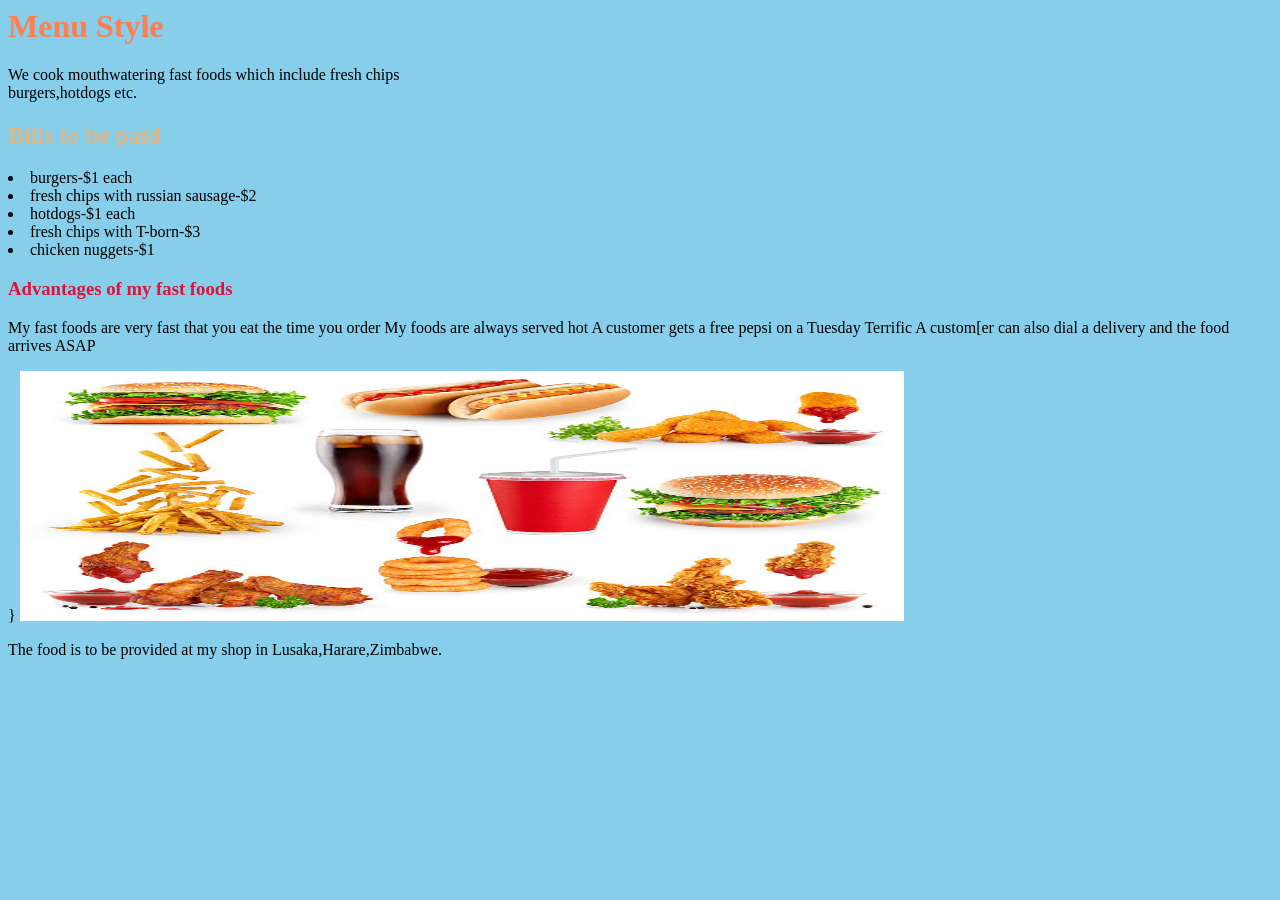
<file: Index.html>
<html>
<head>
<title>Godfreys fast foods</title>
  <link href="Index.css" rel="stylesheet">
</head>
<body bgcolor="skyblue">
<h1>Menu Style</h1>
<p>
  We cook mouthwatering fast foods which include fresh chips<br>
  burgers,hotdogs etc.
  </p>
  <h2>Bills to be paid</h2>
  <un>
    <li>burgers-$1 each</li>
    <li>fresh chips with russian sausage-$2</li>
    <li>hotdogs-$1 each</li>
    <li>fresh chips with T-born-$3</li>
    <li>chicken nuggets-$1</li>
    </un>
  <h3>Advantages of my fast foods</h3>
  <p>
    My fast foods are very fast that you eat the time you order
    My foods are always served hot
    A customer gets a free pepsi on a Tuesday Terrific
    A custom[er can also dial a delivery and the food arrives ASAP
    </P>}
  <img src="Food.jpg" alt="The fast food is very good;it is served hot" width="70%" height="250px"/>
  <p>The food is to be provided at my shop in Lusaka,Harare,Zimbabwe.</p>
  
  
  </body>
  </html>
</file>
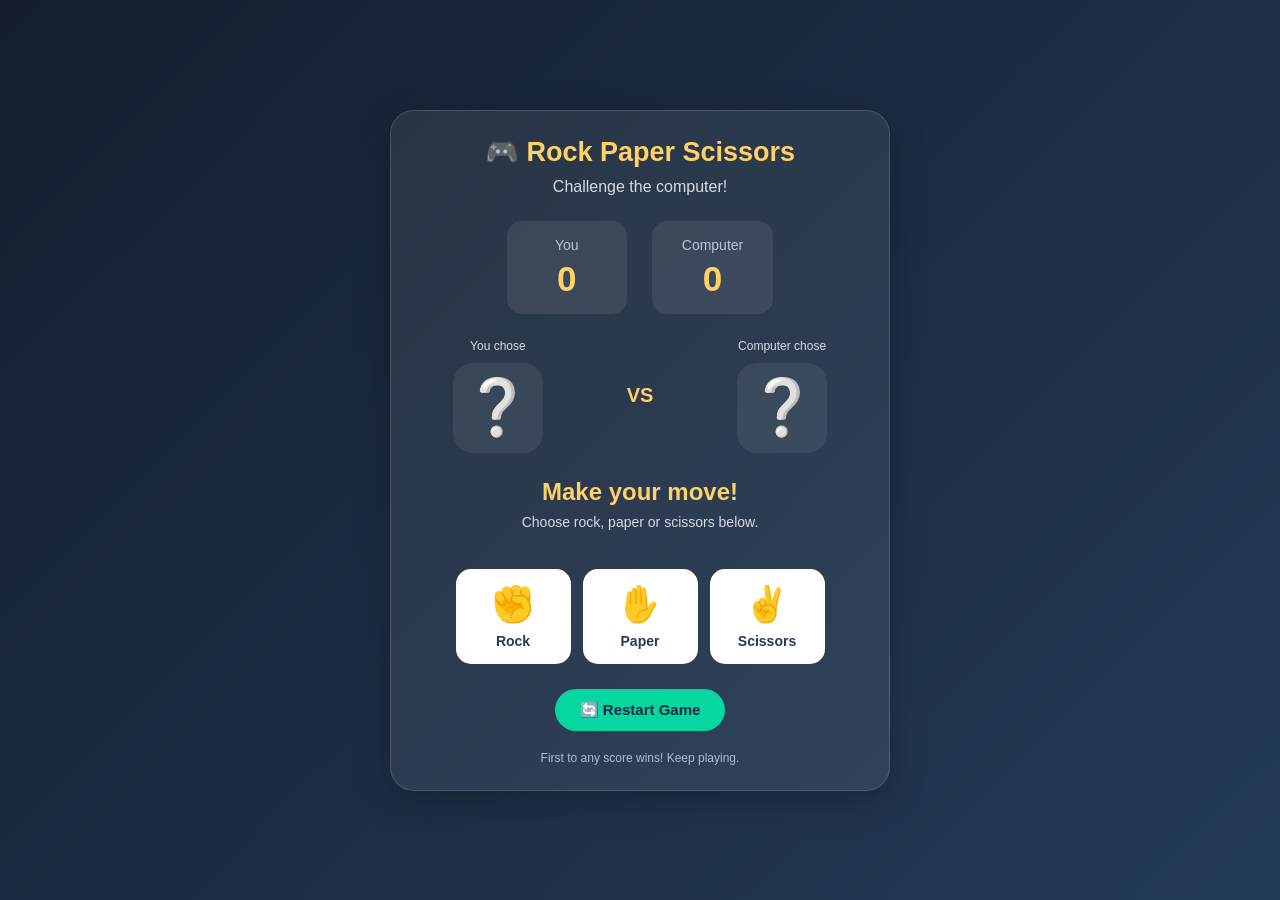
<file: index.html>
<!DOCTYPE html>
<html lang="en">
<head>
    <meta charset="UTF-8">
    <meta name="viewport" content="width=device-width, initial-scale=1.0">
    <title>Rock Paper Scissors</title>
    <link rel="stylesheet" href="style.css">
</head>
<body>

    <div class="game-container">
        <h1>🎮 Rock Paper Scissors</h1>
        <p class="subtitle">Challenge the computer!</p>

        <div class="score-board">
            <div class="score">
                <span>You</span>
                <h2 id="player-score">0</h2>
            </div>
            <div class="score">
                <span>Computer</span>
                <h2 id="computer-score">0</h2>
            </div>
        </div>

        <div class="battle">
            <div class="fighter">
                <p>You chose</p>
                <div class="emoji" id="player-choice">❔</div>
            </div>

            <div class="versus">VS</div>

            <div class="fighter">
                <p>Computer chose</p>
                <div class="emoji" id="computer-choice">❔</div>
            </div>
        </div>

        <h2 id="result">Make your move!</h2>
        <p id="message">Choose rock, paper or scissors below.</p>

        <div class="choices">
            <button class="choice" data-choice="rock">
                ✊<span>Rock</span>
            </button>
            <button class="choice" data-choice="paper">
                ✋<span>Paper</span>
            </button>
            <button class="choice" data-choice="scissors">
                ✌️<span>Scissors</span>
            </button>
        </div>

        <button id="reset-button">🔄 Restart Game</button>

        <p class="footer">First to any score wins! Keep playing.</p>
    </div>

    <script src="script.js"></script>
</body>
</html>
</file>
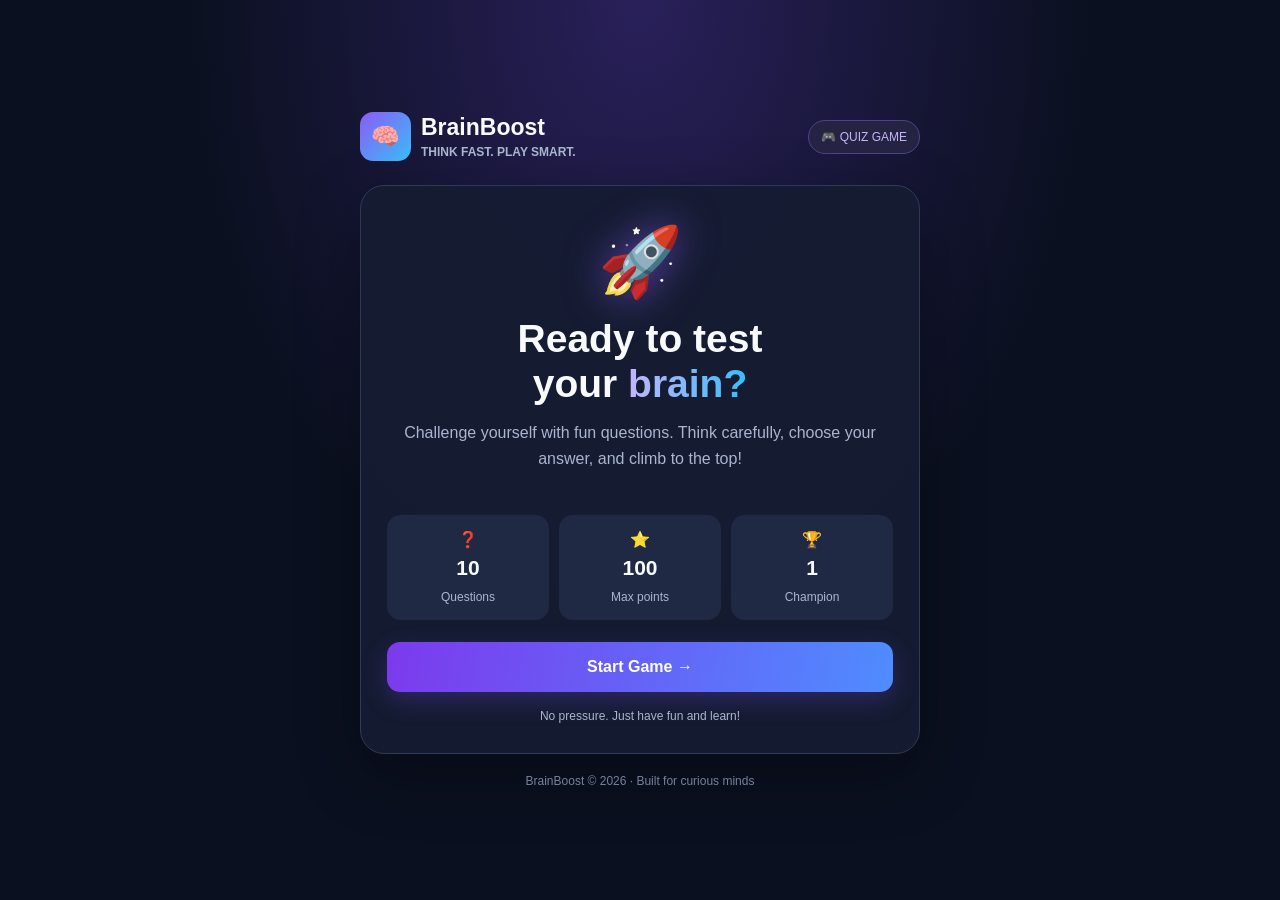
<file: Game.html>
<!DOCTYPE html>
<html lang="en">
<head>
<meta charset="UTF-8">
<meta name="viewport" content="width=device-width, initial-scale=1.0">
<title>BrainBoost Quiz Game</title>

<style>
* {
  box-sizing: border-box;
  margin: 0;
  padding: 0;
}

:root {
  --bg: #0b1020;
  --panel: #151c31;
  --purple: #8b5cf6;
  --blue: #38bdf8;
  --text: #f8fafc;
  --muted: #aab5ce;
}

body {
  font-family: Arial, sans-serif;
  background:
    radial-gradient(ellipse at top, #29205a 0%, transparent 50%),
    var(--bg);
  color: var(--text);
  min-height: 100vh;
  padding: 22px 14px;
  display: flex;
  justify-content: center;
  align-items: center;
}

.app {
  width: 100%;
  max-width: 560px;
}

header {
  display: flex;
  justify-content: space-between;
  align-items: center;
  margin-bottom: 24px;
}

.logo {
  display: flex;
  align-items: center;
  gap: 10px;
  font-size: 23px;
  font-weight: bold;
}

.logo-icon {
  background: linear-gradient(135deg, #8b5cf6, #38bdf8);
  padding: 11px;
  border-radius: 13px;
}

.small {
  color: var(--muted);
  font-size: 12px;
  margin-top: 4px;
}

.pill {
  background: #242342;
  color: #c4b5fd;
  border: 1px solid #51418a;
  border-radius: 30px;
  padding: 9px 12px;
  font-size: 12px;
}

.card {
  background: rgba(21, 28, 49, .96);
  border: 1px solid #303956;
  padding: 26px;
  border-radius: 24px;
  box-shadow: 0 20px 65px #0005;
}

.hero {
  text-align: center;
  padding: 10px 0 22px;
}

.hero-icon {
  font-size: 68px;
  margin-bottom: 15px;
  filter: drop-shadow(0 0 20px #8b5cf699);
}

h1 {
  font-size: clamp(28px, 7vw, 39px);
  line-height: 1.15;
  margin-bottom: 13px;
}

.gradient {
  background: linear-gradient(90deg, #c4b5fd, #38bdf8);
  -webkit-background-clip: text;
  background-clip: text;
  color: transparent;
}

p {
  color: var(--muted);
  line-height: 1.6;
}

.stats {
  display: grid;
  grid-template-columns: repeat(3, 1fr);
  gap: 10px;
  margin: 22px 0;
}

.stat {
  background: #202943;
  border-radius: 14px;
  text-align: center;
  padding: 15px 5px;
}

.stat strong {
  display: block;
  font-size: 21px;
  margin: 7px 0;
}

.stat span {
  font-size: 12px;
  color: var(--muted);
}

button {
  font: inherit;
  cursor: pointer;
  transition: .2s;
}

button:focus-visible {
  outline: 3px solid #38bdf8;
  outline-offset: 3px;
}

.primary {
  width: 100%;
  border: none;
  border-radius: 13px;
  padding: 16px;
  font-weight: bold;
  color: white;
  background: linear-gradient(100deg, #7c3aed, #4f8cff);
  box-shadow: 0 8px 24px #7047f344;
}

.primary:hover {
  transform: translateY(-2px);
  filter: brightness(1.12);
}

.note {
  text-align: center;
  font-size: 12px;
  margin-top: 15px;
}

.hidden {
  display: none !important;
}

.game-top {
  display: flex;
  justify-content: space-between;
  gap: 10px;
  margin-bottom: 22px;
}

.progress-info {
  display: flex;
  justify-content: space-between;
  color: var(--muted);
  font-size: 13px;
  margin-bottom: 10px;
}

.track {
  height: 8px;
  background: #303750;
  border-radius: 20px;
  overflow: hidden;
  margin-bottom: 25px;
}

.bar {
  height: 100%;
  width: 0%;
  border-radius: 20px;
  background: linear-gradient(90deg, #8b5cf6, #38bdf8);
  transition: width .3s;
}

.category {
  color: #c4b5fd;
  font-size: 12px;
  font-weight: bold;
  letter-spacing: 1.5px;
  margin-bottom: 12px;
}

#question {
  font-size: 24px;
  line-height: 1.35;
  margin-bottom: 22px;
}

.options {
  display: grid;
  gap: 12px;
}

.option {
  width: 100%;
  display: flex;
  align-items: center;
  gap: 12px;
  text-align: left;
  padding: 15px;
  color: var(--text);
  background: #202943;
  border: 1px solid #35415f;
  border-radius: 13px;
  line-height: 1.4;
}

.option:hover:not(:disabled) {
  border-color: #a78bfa;
  background: #2b2b50;
  transform: translateY(-1px);
}

.letter {
  display: grid;
  place-items: center;
  flex-shrink: 0;
  width: 34px;
  height: 34px;
  border-radius: 9px;
  background: #303754;
  font-weight: bold;
}

.option.correct {
  border-color: #34d399;
  background: #103a35;
}

.option.correct .letter {
  background: #059669;
}

.option.wrong {
  border-color: #fb7185;
  background: #401f32;
}

.option.wrong .letter {
  background: #be123c;
}

.option:disabled {
  cursor: default;
}

.feedback {
  margin-top: 18px;
  border-radius: 12px;
  padding: 14px;
  background: #202943;
  line-height: 1.5;
}

.feedback.good {
  color: #6ee7b7;
  border: 1px solid #16866a;
}

.feedback.bad {
  color: #fda4af;
  border: 1px solid #a13c58;
}

.next {
  margin-top: 16px;
}

.result {
  text-align: center;
}

.result-icon {
  font-size: 75px;
  margin: 12px 0 20px;
}

.score-circle {
  width: 145px;
  height: 145px;
  border-radius: 50%;
  display: flex;
  flex-direction: column;
  justify-content: center;
  align-items: center;
  margin: 25px auto;
  background: #202943;
  border: 6px solid #8b5cf6;
  box-shadow: 0 0 30px #8b5cf644;
}

.score-circle strong {
  font-size: 36px;
}

.score-circle span {
  color: var(--muted);
  font-size: 13px;
}

.result-message {
  margin-bottom: 22px;
}

footer {
  color: #75819e;
  text-align: center;
  font-size: 12px;
  margin-top: 20px;
}

@media (max-width: 380px) {
  .card { padding: 19px; }
  #question { font-size: 21px; }
  .logo { font-size: 19px; }
}
</style>
</head>

<body>
<main class="app">

<header>
  <div class="logo">
    <div class="logo-icon">🧠</div>
    <div>
      BrainBoost
      <div class="small">THINK FAST. PLAY SMART.</div>
    </div>
  </div>
  <div class="pill">🎮 QUIZ GAME</div>
</header>

<!-- WELCOME SCREEN -->
<section class="card" id="home">
  <div class="hero">
    <div class="hero-icon">🚀</div>
    <h1>Ready to test<br>your <span class="gradient">brain?</span></h1>
    <p>Challenge yourself with fun questions.
       Think carefully, choose your answer, and
       climb to the top!</p>
  </div>

  <div class="stats">
    <div class="stat">
      <div>❓</div>
      <strong>10</strong>
      <span>Questions</span>
    </div>
    <div class="stat">
      <div>⭐</div>
      <strong>100</strong>
      <span>Max points</span>
    </div>
    <div class="stat">
      <div>🏆</div>
      <strong>1</strong>
      <span>Champion</span>
    </div>
  </div>

  <button class="primary" id="start">Start Game →</button>
  <p class="note">No pressure. Just have fun and learn!</p>
</section>

<!-- QUIZ SCREEN -->
<section class="card hidden" id="game">
  <div class="game-top">
    <div class="pill" id="category">GENERAL KNOWLEDGE</div>
    <div class="pill">⭐ <span id="score">0</span> pts</div>
  </div>

  <div class="progress-info">
    <span id="question-count">Question 1 of 10</span>
    <span id="percentage">0% completed</span>
  </div>

  <div class="track">
    <div class="bar" id="bar"></div>
  </div>

  <h2 id="question">Question goes here</h2>

  <div class="options" id="options"></div>

  <div id="feedback" class="feedback hidden"
       aria-live="polite"></div>

  <button class="primary next hidden" id="next">
    Next Question →
  </button>
</section>

<!-- RESULTS SCREEN -->
<section class="card hidden result" id="results">
  <div class="result-icon" id="result-icon">🏆</div>
  <h1><span class="gradient" id="result-title">Amazing!</span></h1>
  <p id="result-message" class="result-message">
    You completed the challenge!
  </p>

  <div class="score-circle">
    <strong id="final-score">0</strong>
    <span>out of 100 points</span>
  </div>

  <p id="correct-count"></p>
  <p id="result-comment" style="margin:15px 0 24px"></p>

  <button class="primary" id="restart">🔄 Play Again</button>
</section>

<footer>BrainBoost © 2026 · Built for curious minds</footer>

</main>

<script>
const questions = [
  {
    category: "SCIENCE",
    question: "Which planet is known as the Red Planet?",
    options: ["Venus", "Mars", "Jupiter", "Mercury"],
    answer: 1,
    explanation: "Mars looks reddish because its surface contains iron oxide."
  },
  {
    category: "MATHEMATICS",
    question: "What is 12 × 8?",
    options: ["86", "92", "96", "108"],
    answer: 2,
    explanation: "12 multiplied by 8 equals 96."
  },
  {
    category: "GEOGRAPHY",
    question: "What is the capital city of Zimbabwe?",
    options: ["Bulawayo", "Mutare", "Gweru", "Harare"],
    answer: 3,
    explanation: "Harare is the capital city of Zimbabwe."
  },
  {
    category: "BIOLOGY",
    question: "Which organ pumps blood around the body?",
    options: ["Lungs", "Heart", "Kidneys", "Stomach"],
    answer: 1,
    explanation: "The heart pumps blood through the circulatory system."
  },
  {
    category: "GENERAL KNOWLEDGE",
    question: "How many days are there in a leap year?",
    options: ["364", "365", "366", "367"],
    answer: 2,
    explanation: "A leap year has 366 days, including 29 February."
  },
  {
    category: "CHEMISTRY",
    question: "What is the chemical symbol for oxygen?",
    options: ["Ox", "O", "Og", "Oy"],
    answer: 1,
    explanation: "O is the chemical symbol for the element oxygen."
  },
  {
    category: "ANIMALS",
    question: "Which is the largest land animal?",
    options: ["Giraffe", "Hippopotamus", "African elephant", "Rhinoceros"],
    answer: 2,
    explanation: "The African elephant is the largest living land animal."
  },
  {
    category: "ENGLISH",
    question: "Which word is a verb in this sentence: 'Birds fly high'?",
    options: ["Birds", "Fly", "High", "The"],
    answer: 1,
    explanation: "Fly is the verb because it expresses the action."
  },
  {
    category: "ASTRONOMY",
    question: "What is the closest star to Earth?",
    options: ["Sirius", "The Sun", "Polaris", "Alpha Centauri A"],
    answer: 1,
    explanation: "The Sun is our closest star."
  },
  {
    category: "ENVIRONMENT",
    question: "Which process allows green plants to make food using sunlight?",
    options: ["Respiration", "Digestion", "Photosynthesis", "Fermentation"],
    answer: 2,
    explanation: "Photosynthesis uses light energy to make sugars from carbon dioxide and water."
  }
];

const $ = id => document.getElementById(id);

let current = 0;
let score = 0;
let correctAnswers = 0;
let answered = false;

function showScreen(screen) {
  ["home", "game", "results"].forEach(id => {
    $(id).classList.toggle("hidden", id !== screen);
  });
}

function startGame() {
  current = 0;
  score = 0;
  correctAnswers = 0;
  answered = false;
  showScreen("game");
  renderQuestion();
}

function renderQuestion() {
  answered = false;

  const q = questions[current];
  const progress = Math.round(current / questions.length * 100);

  $("category").textContent = q.category;
  $("score").textContent = score;
  $("question-count").textContent =
    `Question ${current + 1} of ${questions.length}`;
  $("percentage").textContent = `${progress}% completed`;
  $("bar").style.width = progress + "%";
  $("question").textContent = q.question;

  $("feedback").className = "feedback hidden";
  $("feedback").textContent = "";
  $("next").classList.add("hidden");

  $("next").textContent =
    current === questions.length - 1
      ? "See My Results 🏆"
      : "Next Question →";

  const optionsBox = $("options");
  optionsBox.replaceChildren();

  q.options.forEach((option, index) => {
    const button = document.createElement("button");
    button.className = "option";

    const letter = document.createElement("span");
    letter.className = "letter";
    letter.textContent = String.fromCharCode(65 + index);

    const label = document.createElement("span");
    label.textContent = option;

    button.append(letter, label);
    button.addEventListener("click", () => chooseAnswer(index));
    optionsBox.appendChild(button);
  });
}

function chooseAnswer(index) {
  if (answered) return;
  answered = true;

  const q = questions[current];
  const buttons = $("options").querySelectorAll("button");
  const isCorrect = index === q.answer;

  buttons.forEach((button, i) => {
    button.disabled = true;

    if (i === q.answer) {
      button.classList.add("correct");
      button.querySelector(".letter").textContent = "✓";
    }

    if (i === index && !isCorrect) {
      button.classList.add("wrong");
      button.querySelector(".letter").textContent = "×";
    }
  });

  if (isCorrect) {
    score += 10;
    correctAnswers++;
    $("feedback").className = "feedback good";
    $("feedback").textContent = "✓ Correct! " + q.explanation;
  } else {
    $("feedback").className = "feedback bad";
    $("feedback").textContent =
      "✗ Not quite. Correct answer: " +
      q.options[q.answer] + ". " + q.explanation;
  }

  $("score").textContent = score;
  $("feedback").classList.remove("hidden");
  $("next").classList.remove("hidden");
  $("next").focus();
}

function showResults() {
  showScreen("results");

  const percent = score;
  let title, icon, message, comment;

  if (percent === 100) {
    title = "Perfect Score!";
    icon = "🏆";
    message = "Incredible! You answered every question correctly.";
    comment = "You're a BrainBoost champion!";
  } else if (percent >= 70) {
    title = "Excellent Work!";
    icon = "🌟";
    message = "Fantastic effort. You know your stuff!";
    comment = "Keep challenging yourself to reach 100.";
  } else if (percent >= 40) {
    title = "Good Effort!";
    icon = "💪";
    message = "You're making progress. Keep learning!";
    comment = "Every question is a chance to grow.";
  } else {
    title = "Keep Going!";
    icon = "🚀";
    message = "Every champion starts by learning.";
    comment = "Try again and see how much you can improve.";
  }

  $("result-icon").textContent = icon;
  $("result-title").textContent = title;
  $("result-message").textContent = message;
  $("final-score").textContent = score;
  $("correct-count").textContent =
    `You got ${correctAnswers} out of ${questions.length} correct.`;
  $("result-comment").textContent = comment;
}

$("start").addEventListener("click", startGame);
$("restart").addEventListener("click", startGame);

$("next").addEventListener("click", () => {
  if (!answered) return;

  if (current < questions.length - 1) {
    current++;
    renderQuestion();
  } else {
    $("bar").style.width = "100%";
    $("percentage").textContent = "100% completed";
    showResults();
  }
});
</script>
</body>
</html>
</file>
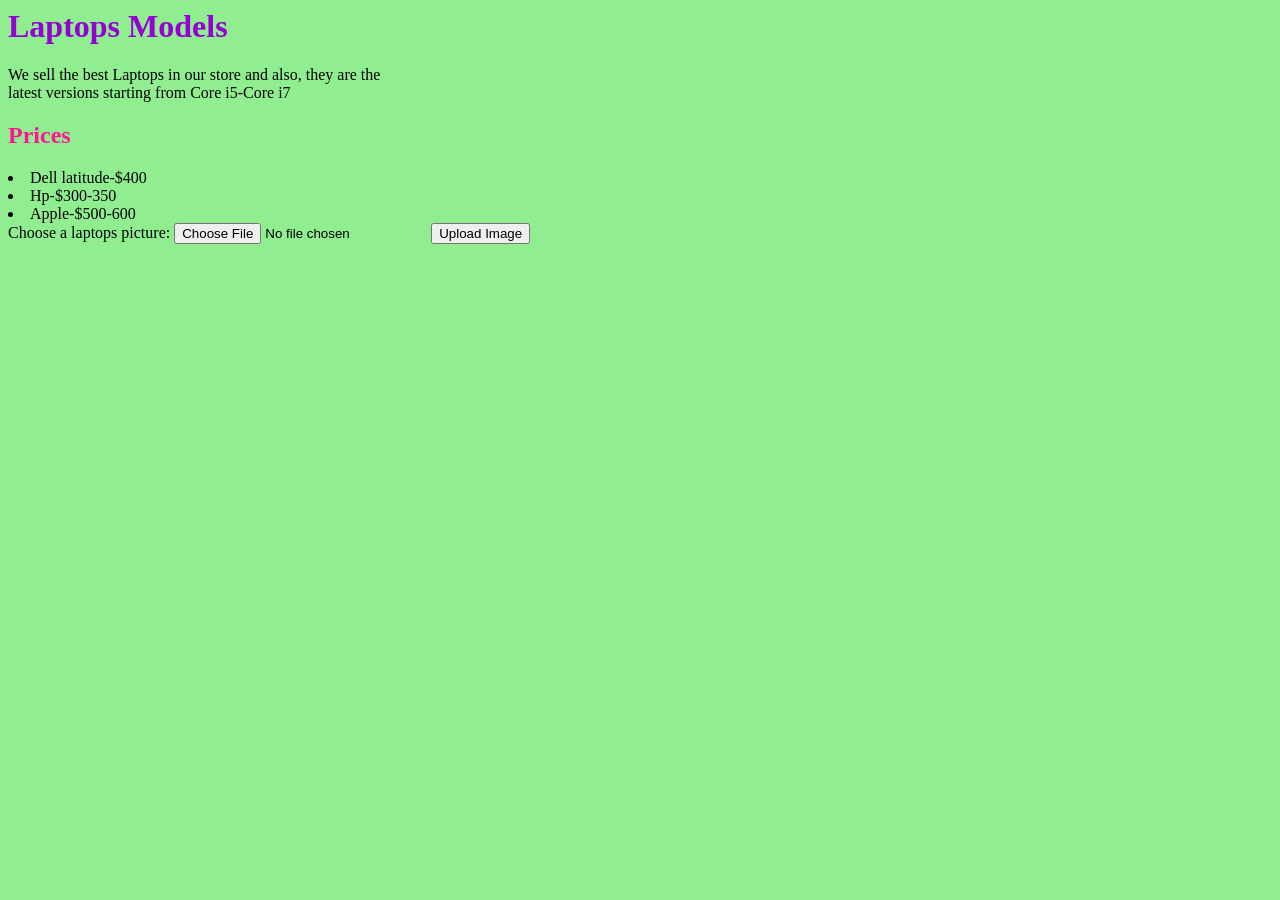
<file: GODFREY.htm>
<html>
<head>
<title>Digoz's Laptops Store</title>
  <link href="GODFREY.css" rel="stylesheet">
</head>
<body bgcolor="lightgreen">
<h1>Laptops Models </h1>
<p>
We sell the best Laptops in our store and also, they are the <br>
latest versions starting from Core i5-Core i7
</p>
<h2>Prices </h2>
<un>
  <li>Dell latitude-$400</li>
  <li>Hp-$300-350</li>
  <li>Apple-$500-600</li>
  </un>
  <form action="/local host" method="POST" encrypte="multipart">
    <label for="image-upload">Choose a laptops picture:</label>
    <input type="file" id="image-upload" name="laptops picture" accept="image/*">
    <button type="submit">Upload Image</button>
    </form>
  </body>
  </html>
</file>
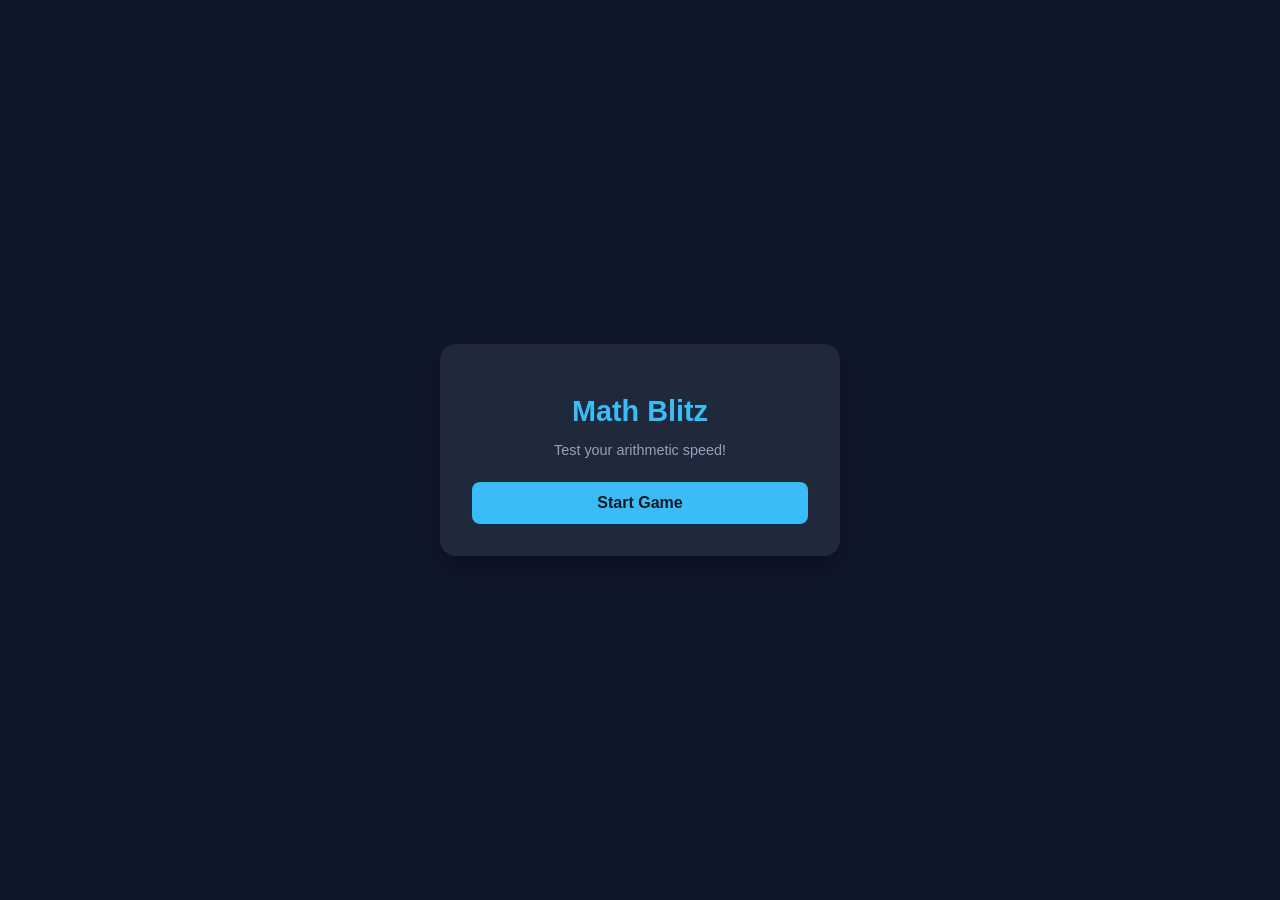
<file: Quiz.html>
<!DOCTYPE html>
<html lang="en">
<head>
    <meta charset="UTF-8">
    <meta name="viewport" content="width=device-width, initial-scale=1.0">
    <title>Math Blitz Quiz</title>
    <style>
        :root {
            --bg-color: #0f172a;
            --card-bg: #1e293b;
            --text-color: #f8fafc;
            --accent-color: #38bdf8;
            --btn-hover: #0ea5e9;
            --success: #22c55e;
            --error: #ef4444;
        }

        body {
            font-family: 'Segoe UI', Tahoma, Geneva, Verdana, sans-serif;
            background-color: var(--bg-color);
            color: var(--text-color);
            margin: 0;
            padding: 0;
            display: flex;
            justify-content: center;
            align-items: center;
            min-height: 100vh;
        }

        .container {
            background-color: var(--card-bg);
            padding: 2rem;
            border-radius: 1rem;
            box-shadow: 0 10px 25px rgba(0, 0, 0, 0.3);
            width: 100%;
            max-width: 400px;
            text-align: center;
            box-sizing: border-box;
            margin: 1rem;
        }

        h1 {
            margin-bottom: 0.5rem;
            color: var(--accent-color);
            font-size: 1.8rem;
        }

        p.subtitle {
            color: #94a3b8;
            font-size: 0.9rem;
            margin-bottom: 1.5rem;
        }

        .stats {
            display: flex;
            justify-content: space-between;
            margin-bottom: 1.5rem;
            font-weight: bold;
            font-size: 0.95rem;
            background: rgba(255, 255, 255, 0.05);
            padding: 0.75rem;
            border-radius: 0.5rem;
        }

        .question-box {
            font-size: 2rem;
            margin: 1.5rem 0;
            font-weight: bold;
            letter-spacing: 2px;
        }

        input[type="number"] {
            width: 100%;
            padding: 0.75rem;
            font-size: 1.25rem;
            border: 2px solid #334155;
            border-radius: 0.5rem;
            background-color: #0f172a;
            color: white;
            text-align: center;
            box-sizing: border-box;
            margin-bottom: 1rem;
            outline: none;
            transition: border-color 0.2s;
        }

        input[type="number"]:focus {
            border-color: var(--accent-color);
        }

        button {
            background-color: var(--accent-color);
            color: #0f172a;
            border: none;
            padding: 0.75rem 1.5rem;
            font-size: 1rem;
            font-weight: bold;
            border-radius: 0.5rem;
            cursor: pointer;
            width: 100%;
            transition: background-color 0.2s;
        }

        button:hover {
            background-color: var(--btn-hover);
        }

        .hidden {
            display: none;
        }

        #feedback {
            margin-top: 1rem;
            font-weight: bold;
            min-height: 1.5rem;
        }

        .correct { color: var(--success); }
        .wrong { color: var(--error); }
    </style>
</head>
<body>

    <div class="container">
        <!-- Start Screen -->
        <div id="start-screen">
            <h1>Math Blitz</h1>
            <p class="subtitle">Test your arithmetic speed!</p>
            <button id="start-btn">Start Game</button>
        </div>

        <!-- Game Screen -->
        <div id="game-screen" class="hidden">
            <h1>Math Blitz</h1>
            <div class="stats">
                <span id="score-display">Score: 0</span>
                <span id="timer-display">Time: 30s</span>
            </div>
            <div class="question-box" id="question-text">5 + 3</div>
            <form id="answer-form">
                <input type="number" id="answer-input" placeholder="Enter answer" autocomplete="off" required>
                <button type="submit">Submit</button>
            </form>
            <div id="feedback"></div>
        </div>

        <!-- Game Over Screen -->
        <div id="game-over-screen" class="hidden">
            <h1>Game Over!</h1>
            <p class="subtitle">Great effort!</p>
            <p style="font-size: 1.2rem; margin: 1.5rem 0;">Your Final Score: <span id="final-score" style="font-weight: bold; color: var(--accent-color);">0</span></p>
            <button id="restart-btn">Play Again</button>
        </div>
    </div>

    <script>
        const startScreen = document.getElementById('start-screen');
        const gameScreen = document.getElementById('game-screen');
        const gameOverScreen = document.getElementById('game-over-screen');
        
        const startBtn = document.getElementById('start-btn');
        const restartBtn = document.getElementById('restart-btn');
        const answerForm = document.getElementById('answer-form');
        const answerInput = document.getElementById('answer-input');
        
        const questionText = document.getElementById('question-text');
        const scoreDisplay = document.getElementById('score-display');
        const timerDisplay = document.getElementById('timer-display');
        const finalScoreDisplay = document.getElementById('final-score');
        const feedback = document.getElementById('feedback');

        let score = 0;
        let timeLeft = 30;
        let timer = null;
        let currentAnswer = 0;

        startBtn.addEventListener('click', startGame);
        restartBtn.addEventListener('click', startGame);

        function startGame() {
            score = 0;
            timeLeft = 30;
            scoreDisplay.textContent = `Score: ${score}`;
            timerDisplay.textContent = `Time: ${timeLeft}s`;
            
            startScreen.classList.add('hidden');
            gameOverScreen.classList.add('hidden');
            gameScreen.classList.remove('hidden');
            
            answerInput.value = '';
            feedback.textContent = '';
            
            generateQuestion();
            answerInput.focus();

            clearInterval(timer);
            timer = setInterval(() => {
                timeLeft--;
                timerDisplay.textContent = `Time: ${timeLeft}s`;
                if (timeLeft <= 0) {
                    clearInterval(timer);
                    endGame();
                }
            }, 1000);
        }

        function generateQuestion() {
            const ops = ['+', '-', '*'];
            const op = ops[Math.floor(Math.random() * ops.length)];
            let num1 = Math.floor(Math.random() * 12) + 1;
            let num2 = Math.floor(Math.random() * 12) + 1;

            // Prevent negative results for basic subtraction simplicity
            if (op === '-' && num1 < num2) {
                let temp = num1;
                num1 = num2;
                num2 = temp;
            }

            currentAnswer = eval(`${num1} ${op} ${num2}`);
            questionText.textContent = `${num1} ${op === '*' ? '×' : op} ${num2}`;
        }

        answerForm.addEventListener('submit', (e) => {
            e.preventDefault();
            const userAnswer = parseInt(answerInput.value);

            if (userAnswer === currentAnswer) {
                score += 10;
                feedback.textContent = "Correct! +10";
                feedback.className = "correct";
            } else {
                score = Math.max(0, score - 5);
                feedback.textContent = `Wrong! Answer was ${currentAnswer}`;
                feedback.className = "wrong";
            }

            scoreDisplay.textContent = `Score: ${score}`;
            answerInput.value = '';
            generateQuestion();
        });

        function endGame() {
            gameScreen.classList.add('hidden');
            gameOverScreen.classList.remove('hidden');
            finalScoreDisplay.textContent = score;
        }
    </script>
</body>
</html>
</file>
<file: Index.css>
body{font-family:fantasy;}
h1{color:coral;}
h2{color:burlywood;}
h3{color:crimson;}  
img{src:local(Food);}
</file>
<file: style.css>
* {
    margin: 0;
    padding: 0;
    box-sizing: border-box;
}

body {
    font-family: Arial, sans-serif;
    background: linear-gradient(135deg, #141e30, #243b55);
    color: white;
    min-height: 100vh;
    display: flex;
    justify-content: center;
    align-items: center;
    padding: 20px;
}

.game-container {
    width: 100%;
    max-width: 500px;
    background: #ffffff12;
    border: 1px solid #ffffff25;
    border-radius: 24px;
    padding: 25px 20px;
    text-align: center;
    box-shadow: 0 10px 35px #00000040;
}

h1 {
    color: #ffd166;
    font-size: 27px;
    margin-bottom: 10px;
}

.subtitle {
    color: #d4dce8;
    margin-bottom: 25px;
}

.score-board {
    display: flex;
    justify-content: center;
    gap: 25px;
    margin-bottom: 25px;
}

.score {
    background: #ffffff15;
    border-radius: 15px;
    padding: 15px 30px;
    min-width: 120px;
}

.score span {
    color: #b9c7d9;
    font-size: 14px;
}

.score h2 {
    color: #ffd166;
    font-size: 35px;
    margin-top: 5px;
}

.battle {
    display: flex;
    align-items: center;
    justify-content: space-around;
    margin: 25px 0;
}

.fighter p {
    font-size: 12px;
    color: #d4dce8;
    margin-bottom: 10px;
}

.emoji {
    font-size: 55px;
    background: #ffffff12;
    width: 90px;
    height: 90px;
    border-radius: 20px;
    display: flex;
    justify-content: center;
    align-items: center;
}

.versus {
    font-weight: bold;
    color: #ffd166;
    font-size: 20px;
}

#result {
    color: #ffd166;
    margin: 15px 0 8px;
}

#message {
    font-size: 14px;
    color: #d4dce8;
    min-height: 35px;
    margin-bottom: 20px;
}

.choices {
    display: flex;
    gap: 12px;
    justify-content: center;
}

.choice {
    flex: 1;
    max-width: 115px;
    padding: 15px 5px;
    border: none;
    border-radius: 15px;
    background: #ffffff;
    color: #243b55;
    font-size: 35px;
    cursor: pointer;
    transition: 0.2s;
}

.choice span {
    display: block;
    font-size: 14px;
    font-weight: bold;
    margin-top: 8px;
}

.choice:hover {
    background: #ffd166;
    transform: translateY(-5px);
}

.choice:active {
    transform: scale(0.95);
}

#reset-button {
    margin-top: 25px;
    padding: 12px 25px;
    border: none;
    border-radius: 25px;
    background: #06d6a0;
    color: #102a43;
    font-size: 15px;
    font-weight: bold;
    cursor: pointer;
}

#reset-button:hover {
    background: #50f0c1;
}

.footer {
    font-size: 12px;
    color: #aebdd0;
    margin-top: 20px;
}

@media (max-width: 380px) {
    h1 {
        font-size: 22px;
    }

    .score {
        padding: 12px 20px;
        min-width: 100px;
    }

    .emoji {
        width: 75px;
        height: 75px;
        font-size: 45px;
    }

    .choice {
        font-size: 29px;
    }
}
</file>
<file: GODFREY.css>
body{font-family:fantasy;}
h1{color:darkviolet;}
h2{color:deeppink;}
head{color:azure;}
</file>
